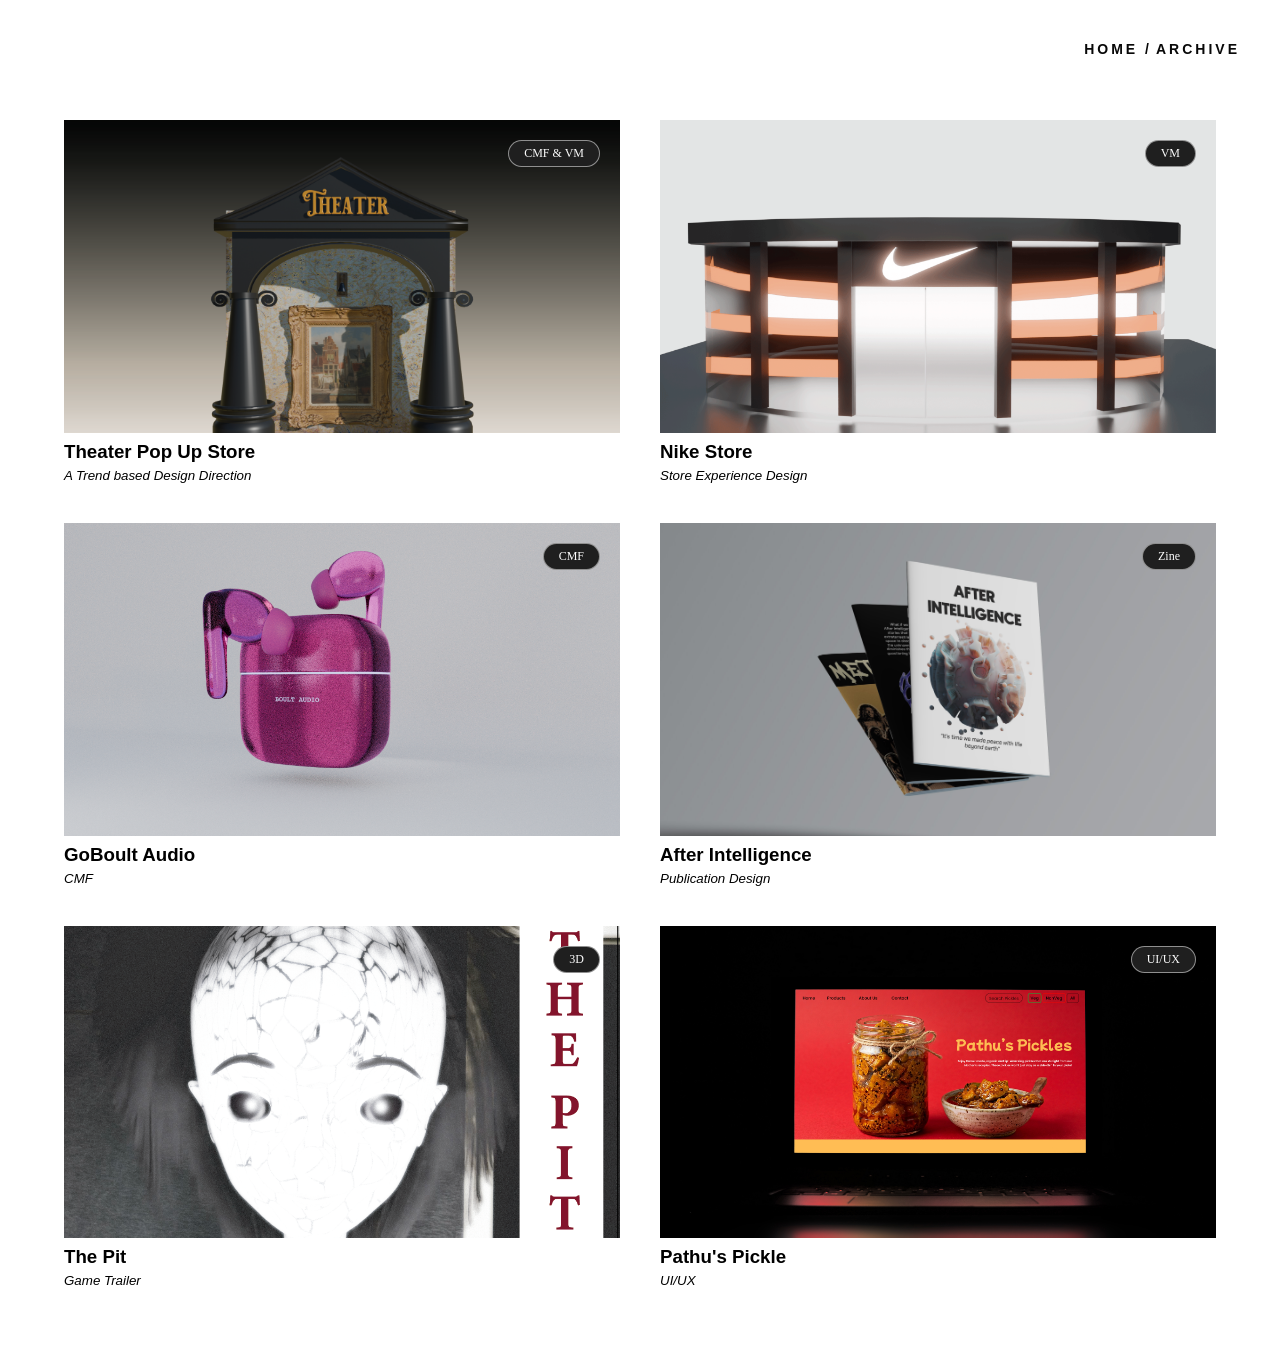
<file: work.html>
<!DOCTYPE html>
<html lang="en">
<head>
    <meta charset="UTF-8">
    <meta name="viewport" content="width=device-width, initial-scale=1.0">
    <title>silly portfolio</title>
    <link rel="stylesheet" href="./style.css">
</head>
<body>
    <nav class="navbar">
    <div class="nav-links">
        <a href="index.html">HOME /</a>
        <a href="archive.html">ARCHIVE</a>
    </div>
</nav>
<section class="work-container">
    <div class="project-grid">
        <div class="project-card" onclick="openProject('project1')">
            <div class="project-image">
                <img src="./images/tsr/tsrcover1.png" alt="Project 1">
                <span class="case-study-tag">CMF & VM</span>
            </div>
            <div class="project-info">
                <h3>Theater Pop Up Store</h3>
                <p>A Trend based Design Direction</p>
            </div>
        </div>

        <div class="project-card" onclick="openProject('project2')">
            <div class="project-image">
                <img src="./images/cc/nikefull.gif" alt="Project 2">
                <span class="case-study-tag">VM</span>
            </div>
            <div class="project-info">
                <h3>Nike Store</h3>
                <p>Store Experience Design</p>
            </div>
        </div>

         <div class="project-card" onclick="openProject('project3')">
            <div class="project-image">
                <img src="./images/boultrender3.png" alt="Project 3">
                <span class="case-study-tag">CMF</span>
            </div>
            <div class="project-info">
                <h3>GoBoult Audio</h3>
                <p>CMF</p>
            </div>
        </div>

         <div class="project-card" onclick="openProject('project4')">
            <div class="project-image">
                <img src="./images/allmockzine.jpg" alt="Project 4">
                <span class="case-study-tag">Zine</span>
            </div>
            <div class="project-info">
                <h3>After Intelligence</h3>
                <p>Publication Design</p>
            </div>
        </div>

         <div class="project-card" onclick="openProject('project5')">
            <div class="project-image">
                <img src="./images/coverds.png" alt="Project 5">
                <span class="case-study-tag">3D</span>
            </div>
            <div class="project-info">
                <h3>The Pit</h3>
                <p>Game Trailer</p>
            </div>
        </div>

         <div class="project-card" onclick="openProject('project6')">
            <div class="project-image">
                <img src="./images/changedmock.jpg" alt="Project 6">
                <span class="case-study-tag">UI/UX</span>
            </div>
            <div class="project-info">
                <h3>Pathu's Pickle</h3>
                <p>UI/UX</p>
            </div>
        </div>

        </div>
</section>

<div id="project-overlay" class="project-overlay">
    <button class="close-btn" onclick="closeProject()">&times; CLOSE</button>
    <div id="overlay-content" class="overlay-content">
        </div>
</div>
<script type="module" src="./main.js"></script>

    <script src="./work.js"></script>
</body>
</body>
</html>
</file>
<file: style.css>
/* Font 1: For the Marquee (Bold/Heavy) */
@font-face {
    font-family: 'MarqueeFont';
    src: url('./fonts/star-crush/Star\ Crush.ttf') format('truetype');
    font-weight: normal;
}

/* Font 2: For the Navbar (Sleek/Thin) */
@font-face {
    font-family: 'NavFont';
    src: url('./fonts/AdvinePixel-Regular.otf') format('truetype');
    font-weight: normal;
}
* {
    margin: 0;
    padding: 0;
    box-sizing: border-box;
}

body {
    
    background: #000;
    overflow-x: hidden;
    /* Makes custom/pixel fonts appear sharper and thinner on some browsers */
    -webkit-font-smoothing: antialiased;
    -moz-osx-font-smoothing: grayscale;
}
.navbar {
    position: fixed;
    top: 0;
    left: 0;
    width: 100%;
    padding: 40px 40px; /* Spacing from the edges */
    display: flex;
    justify-content: flex-end; /* Pushes links to the right */
    z-index: 1000; /* Stays above everything, including video */
    background: transparent;
}

.nav-links a {
    color: rgb(8, 8, 8);
    text-decoration: none;
    /* CHANGE THIS: Use your custom font name */
    font-family: 'Helvetica', sans-serif; 
    /* CHANGE THIS: Set to normal to remove the bold look */
    font-weight: bold; 
    font-size: 14px;
    letter-spacing: 3px;
    transition: opacity 0.3s ease;
}


.nav-links a:hover {
    opacity: 0.6;
}

/* Mobile Adjustment */
@media (max-width: 768px) {
    .navbar {
        padding: 20px;
    }
    .nav-links {
        gap: 20px;
    }
}
#experience-canvas {
    position: fixed;
    top: 0;
    left: 0;
    width: 100vw;
    height: 100vh;
    z-index: 0;
}

.scroll-section {
    position: relative;
    height: 100vh;
    width: 100%;
    z-index: 2;
    display: flex;
    justify-content: center;
    align-items: center;
    background: transparent !important;
}

#video-container {
    width: 100%;
    /* Remove height: 100vh so it doesn't force a full-screen box */
    display: flex;
    justify-content: center;
    align-items: flex-start; /* Keeps it at the very top */
    background: black;
}

#intro-video {
    width: 100%;        /* Fills the width of the phone */
    height: auto;       /* Maintains the original resolution ratio */
    max-height: none;  /* Ensures it doesn't overflow a single page */
    display: block;
    /* 'contain' ensures the whole frame is visible without zooming */
    object-fit: contain; 
}

/* Ensure the first section respects the video's height */
.scroll-section:first-of-type {
        display: block !important;
        height: auto !important;
        min-height: 0 !important; /* Removes the 100vh force */
    }
#scroll-wrapper {
    position: absolute;
    bottom: 30px; /* Distance from bottom */
    right: 30px;  /* Positioned to the right */
    z-index: 2;
    transition: opacity 0.5s ease;
}

.scroll-circle {
    width: 50px;
    height: 50px;
    background: rgba(0, 0, 0, 0.4); /* Low opacity black */
    border: 1.5px solid rgba(255, 255, 255, 0.3); /* Subtle outer ring */
    border-radius: 50%;
    display: flex;
    justify-content: center;
    align-items: center;
    backdrop-filter: blur(4px); /* Optional: makes the black look sleeker */
}

.arrow-icon {
    width: 12px;
    height: 12px;
    /* This creates the 'V' shape using borders */
    border-right: 2px solid white;
    border-bottom: 2px solid white;
    transform: rotate(45deg); 
    margin-top: -4px; /* Adjust for visual centering */
    animation: arrow-bounce 2s infinite;
}

@keyframes arrow-bounce {
    0%, 100% { transform: rotate(45deg) translate(0, 0); }
    50% { transform: rotate(45deg) translate(3px, 3px); }
}

/* Ensure it hides when scrolling down */
#scroll-wrapper.hidden {
    opacity: 0;
    pointer-events: none;
}
/* Update the video section to allow content to stack */
.video-section {
    flex-direction: column;
    justify-content: flex-start; /* Aligns video to top */
    height: auto; 
    min-height: 100vh;
}

.marquee-container {
    margin-top: 0 !important;
        position: relative;
        z-index: 5;
    width: 100%;
    overflow: hidden;
    white-space: nowrap;
    background: #ECE5DB; /* Your rectangle color */
    display: flex; /* Keeps the two blocks side-by-side */
}

.marquee-content {
    display: flex;
    animation: marquee-infinite 10s linear infinite;
}

.marquee-text {
    font-family: 'MarqueeFont', sans-serif;
    font-size: clamp(1.3rem, 8vw, 4rem);
    padding-right: 30px; /* Gap between the end and the start of the next loop */
    flex-shrink: 0;      /* Prevents the text from squishing */
}

@keyframes marquee-infinite {
    0% { transform: translateX(0); }
    100% { transform: translateX(-50%); } /* Moves exactly one full block length */
}
.text-design-page {
    position: relative; 
    display: flex;
    align-items: left;
    justify-content: left;
    min-height: 100vh;
    background: #f7567e;
    /* This ensures it stays BEHIND the marquee if they touch */
    z-index: 1; 
    padding: 15%;
}

.about-text-content {
    flex: 1; /* Takes up left side */
    max-width: 600px;
}

.main-heading {
    font-family: 'NavFont', sans-serif;
    /* ADD THIS: Forces the browser to stop bolding the H2 */
    font-weight: normal; 
    font-size: clamp(4rem, 10vw, 100px);
    color: #fffae3;
    margin-top: 0px;
    margin-bottom: 80px;
    /* Optional: Pixel fonts often look cleaner with 0 letter-spacing */
    letter-spacing: 0; 
}
/* The 'A' in Star Crush */
.first-letter {
    font-family: 'MarqueeFont', sans-serif;
    font-size: 1.2em; /* Makes the A slightly larger like the reference */
}

.sub-text {
    line-height: 1.8; /* Adds space between the 'strips' */
}
.highlight-box {
    background-color: #ECE5DB; /* The off-white/cream from your marquee */
    color: #1d1d1b;
    font-family: 'MarqueeFont', sans-serif;
    font-size: 24px;
    font-weight: normal;
    padding: 4px 10px;
    
    /* These three lines create the "Striped" rectangle effect */
    display: inline;
    box-shadow: 10px 0 0 #ECE5DB, -10px 0 0 #ECE5DB; 
    box-decoration-break: clone;
    -webkit-box-decoration-break: clone;
}
.about-wrapper {
    display: flex;
    width: 100%;
    align-items: center;
    justify-content: space-between;
    gap: 80px;
}
.about-image-container {
    flex: 1;
    display: flex;
    justify-content: flex-end;
}

.profile-img {
    width: 100%;
    max-width: 600px; /* Keeps the cat image from getting too huge */
    height: auto;
    margin-right: -20%;
}


   /* --- FIXED MOBILE SECTION --- */
@media (max-width: 768px) {
    /* 1. Reset Body for mobile */
    html, body {
        height: auto !important;
       overflow-y: auto !important;
        overflow-x: hidden;
    }

    /* 2. Fix the Navbar spacing */
    .navbar {
        padding: 20px;
    }
    .nav-links {
        gap: 20px;
    }

    /* 3. Make sections stack naturally */
    .scroll-section, 
    .text-design-page, 
    .highlights-section {
        display: block !important;
        height: auto !important;
        min-height: 100vh;
        position: relative;
    }

    /* 4. Remove the blank space between Marquee and Video/About */
    .marquee-container {
        margin-top: -2px; /* Pulls marquee up to the video */
        margin-bottom: 0;
    }

    /* 5. Fix About Section Layout */
    .text-design-page {
        padding: 60px 20px !important;
    }

    .about-wrapper {
        flex-direction: column;
        gap: 30px;
        margin-top: 0 !important;
    }

    .main-heading {
        margin-top: 0 !important;
        margin-bottom: 40px !important;
    }

    .about-image-container {
        justify-content: center;
    }

    .profile-img {
        margin-right: 0; /* Centering the image on mobile */
        max-width: 100%;
    }

    /* 6. The Bloom Spacer (Allows scrolling to the end) */
    .bloom-spacer {
        height: 100vh; 
        width: 100%;
        display: block;
    }
} /* <--- This is the ONLY bracket that should end the media query */

/* --- REST OF YOUR CODE --- */
.work-container {
    background: #ffffff;
    padding: 120px 5% 60px;
    min-height: 100vh;
}

.project-grid {
    display: grid;
    /* This creates 2 columns side-by-side */
    grid-template-columns: repeat(2, 1fr); 
    /* Adjust gap for spacing between project cards */
    gap: 40px; 
    max-width: 1400px;
    margin: 0 auto;
}

.project-card {
    width: 100%;
    cursor: pointer;
}

.project-image {
    position: relative;
    width: 100%;
    aspect-ratio: 16 / 9; /* Keeps all thumbnails the same size */
    overflow: hidden;
    background: #f0f0f0;
}

.project-image img {
    width: 100%;
    height: 100%;
    object-fit: cover;
}
/* Container inside the overlay */
.split-wrapper {
    display: flex;
    width: 100%;
    min-height: 100vh;
    background: #fff;
    opacity: 1 !important;
    visibility: visible !important;
}

/* Left side: Images */
.split-left {
    flex: 1; /* Takes up 50% or more */
    padding: 20px;
    display: flex;
    flex-direction: column;
    gap: 20px;
}

.split-left img {
    width: 100%;
    height: auto;
    display: block;
    border-radius: 4px;
    isolation: isolate;
    
    /* 2. Fixes the 'milky' gamma shift in Chrome/Safari */
    image-rendering: -webkit-optimize-contrast;
    
    /* 3. Ensure no transparency or filters from the 3D bloom leak in */
    opacity: 1 !important;
    filter: brightness(1) contrast(1.1) !important;
    
    /* 4. This 'grounds' the image so the white background doesn't bleed through */
    background: #000;
    
}

/* Right side: Text info */
.split-right {
    flex: 0 0 400px; /* Fixed width for the text side */
    padding: 60px 40px;
    border-left: 1px solid #eee;
    background: #fcfcfc;
}

/* Sticky behavior: Text stays while images scroll */
.sticky-text {
    font-family: sans-serif;
    position: sticky;
    top: 100px;
}

.sticky-text h1 {
    font-size: 2.5rem;
    font-family: sans-serif;
    margin: 20px 0;
    line-height: 1.1;
}

.sticky-text p {
    font-size: 1.1rem;
    font-family: sans-serif;
    line-height: 1.6;
    color: #444;
}

.project-meta {
    margin-top: 40px;
}

.project-meta h4 {
    font-size: 0.8rem;
    font-family: sans-serif;
    text-transform: uppercase;
    letter-spacing: 1px;
    margin-top: 6px;
    margin-bottom: 3px;
    color: #888;
}

/* Mobile Responsive */
@media (max-width: 900px) {
    .split-wrapper {
        flex-direction: column;
    }
    .split-right {
        flex: none;
        width: 100%;
        order: -1; /* Text appears first on mobile */
        border-left: none;
        border-bottom: 1px solid #fcfcfc;
    }
    .sticky-text {
        position: static;
    }
}

/* Mobile Fix: Stack them in 1 column on small screens */
@media (max-width: 768px) {
    .project-grid {
        grid-template-columns: 1fr;
        gap: 30px;
    }
}

.project-card:hover .project-image img {
    transform: scale(1.05);
    transition: transform 0.6s cubic-bezier(0.2, 1, 0.3, 1);
}


.case-study-tag {
    position: absolute;
    top: 20px;
    right: 20px;
    border: 1px solid rgba(255,255,255,0.5);
    color: #fcfcfc;
    padding: 5px 15px;
    border-radius: 20px;
    font-size: 12px;
    background-color: #1f1f1f;
    backdrop-filter: blur(3px);
}

.project-info h3 {
   font-family:'Helvetica', sans-serif;
    color: #000000;
    margin-top: 8px;
    margin-bottom: 5px;
   
}

.project-info p {
   font-family:'Helvetica', sans-serif;
   font-size: smaller;
   font-weight: lighter;
   font-style: italic;
    color: #000000;
   
}

/* Deep Dive Overlay Styling */
.project-overlay {
    display: none;
    position: fixed;
    top: 0;
    left: 0;
    width: 100%;
    height: 100%;
    background: #ffffff;
    z-index: 100000;
    overflow-y: auto; /* Allow the whole overlay to scroll */
}

.overlay-content {
    width: 100%;
    margin: 0; /* Remove margins to go edge-to-edge */
}

.close-btn {
    position: fixed;
    top: 30px;
    right: 30px;
    z-index: 10000;
    background: #000;
    color: #fcfcfc;
    border: none;
    padding: 10px 20px;
    cursor: pointer;
    border-radius: 50px;
}
@media (max-width: 768px) {
    .project-grid {
        grid-template-columns: 1fr;
        gap: 30px;
    }
}

.highlights-section {
    padding: 100px 0;
    background: #fffae3;
    position: relative;
    z-index: 10;
}

.highlights-title {
    color: #dd4e28;
    font-family:'MarqueeFont', sans-serif;
    font-size: 36px;
    letter-spacing: 4px;
    text-align: center;
    margin-bottom: 40px;
    opacity: 0.6;
}

.highlights-carousel {
    display: flex;
    overflow-x: auto;
    gap: 30px;
    padding: 0 10%; /* Provides padding so cards don't touch screen edges */
    
    /* THE FOCUS MAGIC */
    scroll-snap-type: x mandatory; 
    scrollbar-width: none; /* Hide scrollbar Firefox */
    -webkit-overflow-scrolling: touch; /* Smooth iOS scroll */
}

.highlights-carousel::-webkit-scrollbar {
    display: none; /* Hide scrollbar Chrome/Safari */
}

.highlight-card {
    flex: 0 0 300px; /* Width of the rectangle */
    height: 450px;   /* Height of the rectangle */
    background: #111;
    border-radius: 30px; /* Curved edges */
    overflow: hidden;
    position: relative;
    text-decoration: none;
    
    /* THE FOCUS MAGIC */
    scroll-snap-align: center; 
    
    transition: transform 0.5s cubic-bezier(0.2, 1, 0.3, 1);
}

/* Optional: Slight scale effect when not in focus (simulated hover) */
.highlight-card:hover {
    transform: scale(1.03);
}

.highlight-card img {
    width: 100%;
    height: 100%;
    object-fit: cover;
}

.card-label {
    position: absolute;
    bottom: 30px;
    left: 30px;
    color: white;
    font-size: 14px;
    font-family: sans-serif;
    letter-spacing: 1px;
    text-transform: uppercase;
}

.contact-card {
    position: fixed;
    top: 50%; /* Vertical Center */
    left: 50%; /* Horizontal Center */
    transform: translate(-50%, -40%); /* Starts slightly lower for animation */
    z-index: 3000;
    
    background: rgba(255, 255, 255, 0.15);
    backdrop-filter: blur(25px);
    -webkit-backdrop-filter: blur(15px);
    
    padding: 80px 40px; /* Much taller */
    border-radius: 40px;
    border: 1px solid rgba(255, 255, 255, 0.3);
    box-shadow: 0 25px 50px -12px rgba(0, 0, 0, 0.5);
    
    width: 90%;
    max-width: 600px; /* Much wider */
    text-align: center;
    font-family: sans-serif;
    color: #fcfcfc;
   
    
    opacity: 0;
    pointer-events: none;
    transition: all 0.6s cubic-bezier(0.34, 1.56, 0.64, 1);
}

.contact-card.visible {
    opacity: 1;
    pointer-events: all;
    transform: translate(-50%, -50%); /* Final perfectly centered position */
}
</file>
